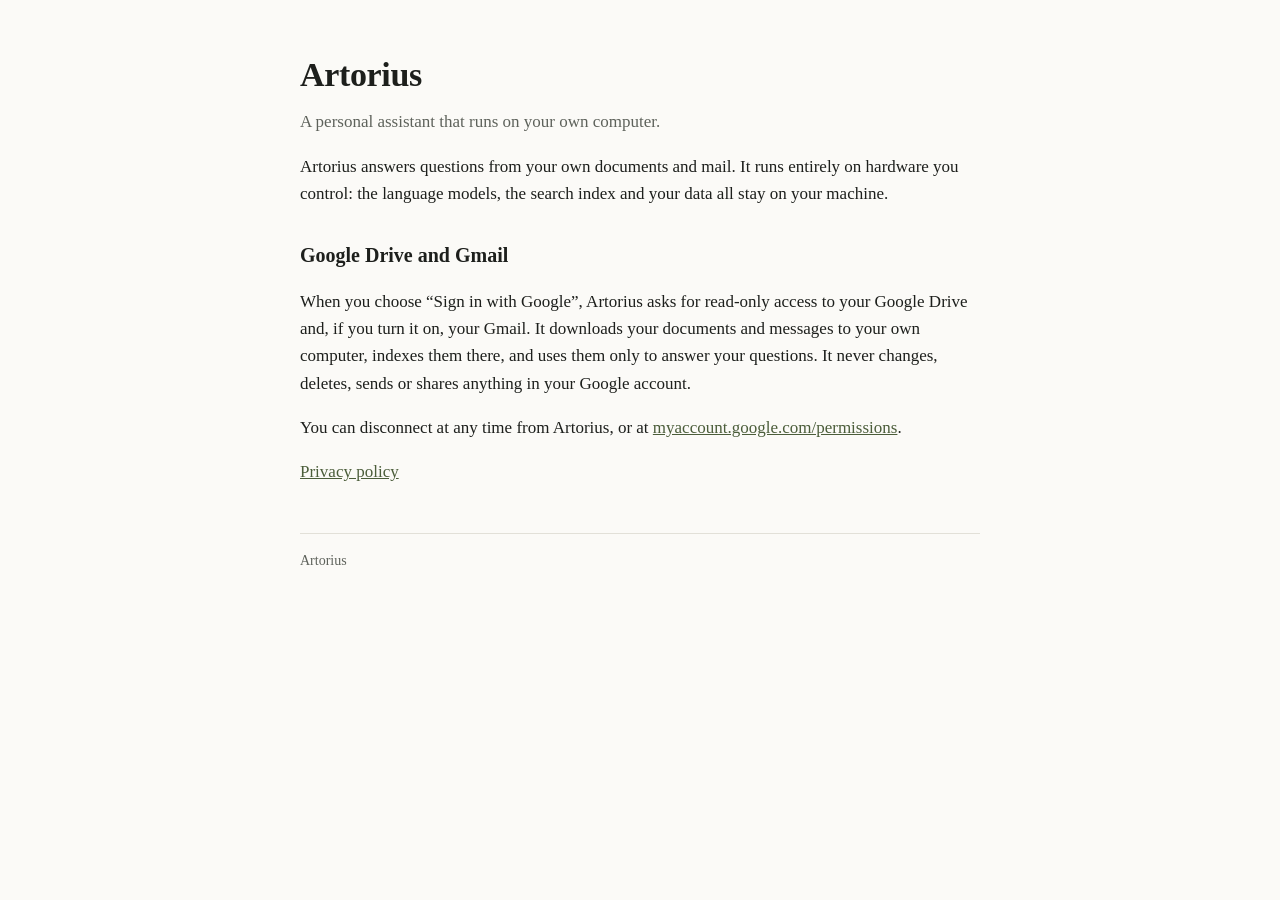
<file: index.html>
<!doctype html>
<html lang="en"><head><meta charset="utf-8"><meta name="viewport" content="width=device-width,initial-scale=1">
<title>Artorius</title><link rel="stylesheet" href="style.css"></head>
<body><main>
<h1>Artorius</h1>
<p class="lede">A personal assistant that runs on your own computer.</p>
<p>Artorius answers questions from your own documents and mail. It runs entirely on hardware you control: the language models, the search index and your data all stay on your machine.</p>
<h2>Google Drive and Gmail</h2>
<p>When you choose “Sign in with Google”, Artorius asks for read-only access to your Google Drive and, if you turn it on, your Gmail. It downloads your documents and messages to your own computer, indexes them there, and uses them only to answer your questions. It never changes, deletes, sends or shares anything in your Google account.</p>
<p>You can disconnect at any time from Artorius, or at <a href="https://myaccount.google.com/permissions">myaccount.google.com/permissions</a>.</p>
<p><a href="privacy.html">Privacy policy</a></p>
<footer>Artorius</footer>
</main></body></html>
</file>
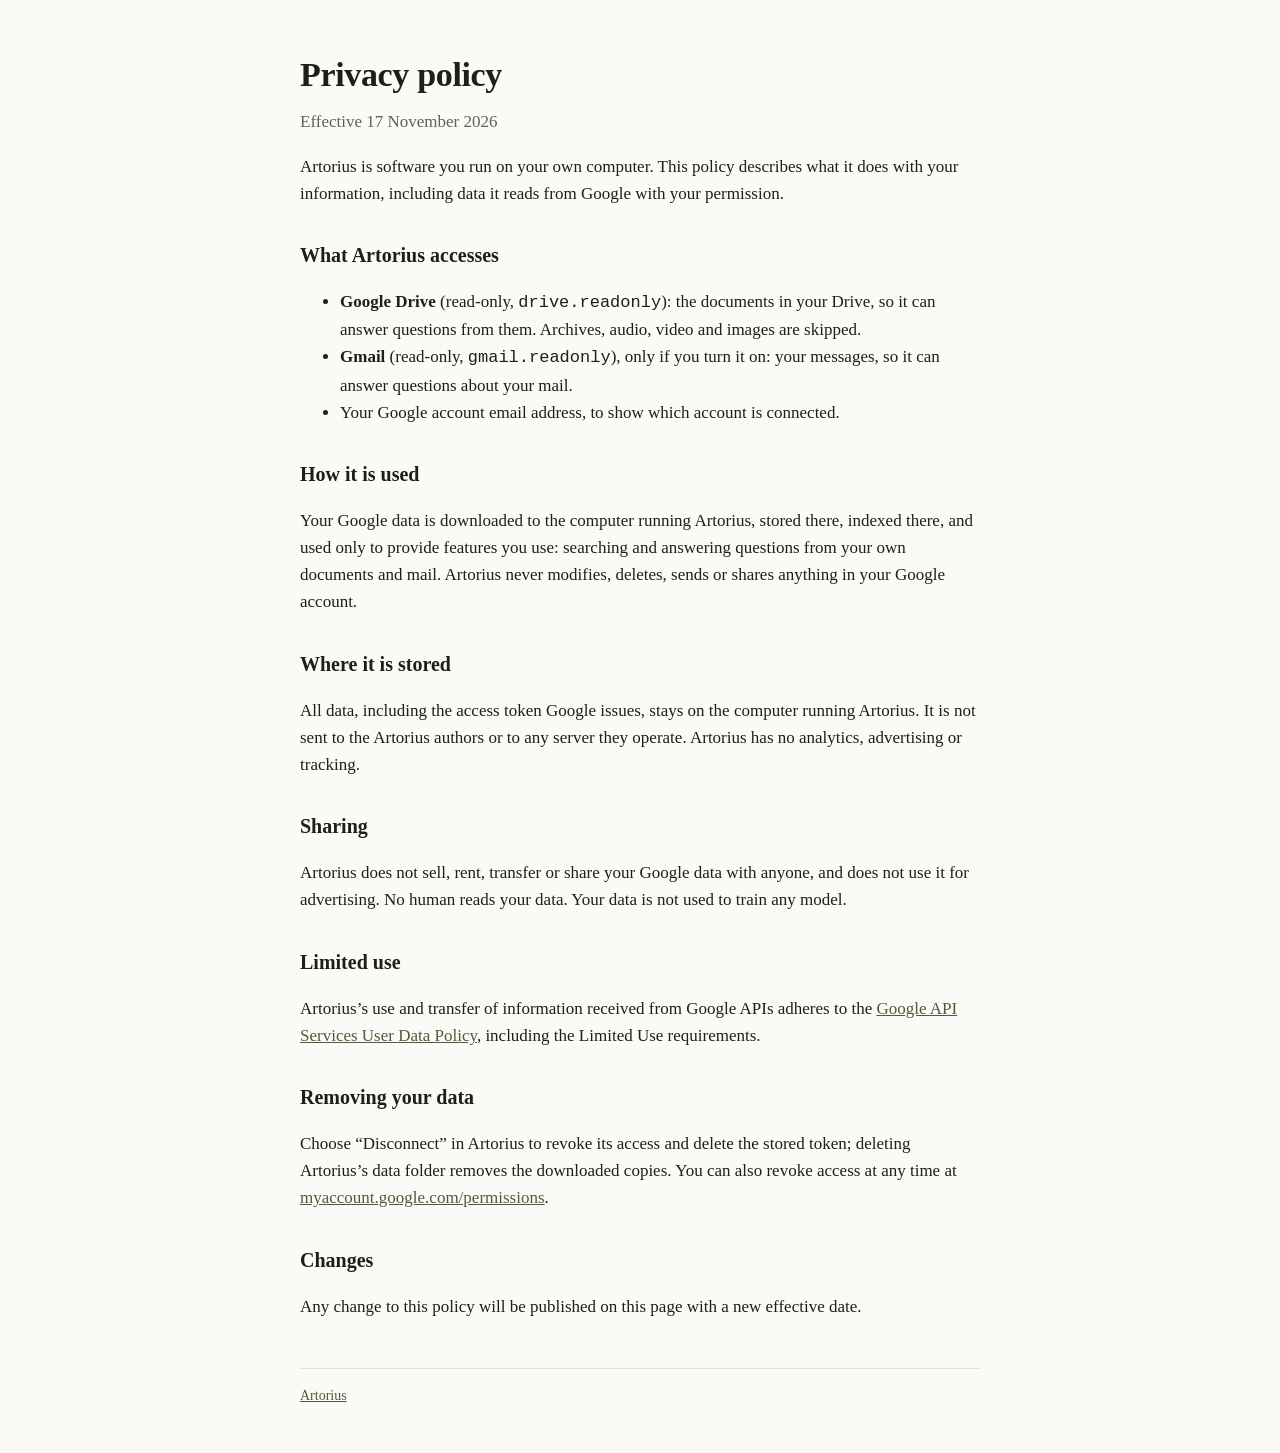
<file: privacy.html>
<!doctype html>
<html lang="en"><head><meta charset="utf-8"><meta name="viewport" content="width=device-width,initial-scale=1">
<title>Artorius Privacy Policy</title><link rel="stylesheet" href="style.css"></head>
<body><main>
<h1>Privacy policy</h1>
<p class="lede">Effective 17 November 2026</p>
<p>Artorius is software you run on your own computer. This policy describes what it does with your information, including data it reads from Google with your permission.</p>
<h2>What Artorius accesses</h2>
<ul>
<li><strong>Google Drive</strong> (read-only, <code>drive.readonly</code>): the documents in your Drive, so it can answer questions from them. Archives, audio, video and images are skipped.</li>
<li><strong>Gmail</strong> (read-only, <code>gmail.readonly</code>), only if you turn it on: your messages, so it can answer questions about your mail.</li>
<li>Your Google account email address, to show which account is connected.</li>
</ul>
<h2>How it is used</h2>
<p>Your Google data is downloaded to the computer running Artorius, stored there, indexed there, and used only to provide features you use: searching and answering questions from your own documents and mail. Artorius never modifies, deletes, sends or shares anything in your Google account.</p>
<h2>Where it is stored</h2>
<p>All data, including the access token Google issues, stays on the computer running Artorius. It is not sent to the Artorius authors or to any server they operate. Artorius has no analytics, advertising or tracking.</p>
<h2>Sharing</h2>
<p>Artorius does not sell, rent, transfer or share your Google data with anyone, and does not use it for advertising. No human reads your data. Your data is not used to train any model.</p>
<h2>Limited use</h2>
<p>Artorius’s use and transfer of information received from Google APIs adheres to the <a href="https://developers.google.com/terms/api-services-user-data-policy">Google API Services User Data Policy</a>, including the Limited Use requirements.</p>
<h2>Removing your data</h2>
<p>Choose “Disconnect” in Artorius to revoke its access and delete the stored token; deleting Artorius’s data folder removes the downloaded copies. You can also revoke access at any time at <a href="https://myaccount.google.com/permissions">myaccount.google.com/permissions</a>.</p>
<h2>Changes</h2>
<p>Any change to this policy will be published on this page with a new effective date.</p>
<footer><a href="index.html">Artorius</a></footer>
</main></body></html>
</file>
<file: style.css>
:root{--bg:#fbfaf7;--ink:#1d1f1c;--muted:#5e625b;--rule:#e2e0d8;--accent:#4b5d3a}
@media (prefers-color-scheme:dark){:root{--bg:#141613;--ink:#e6e7e1;--muted:#9da199;--rule:#2c2f2a;--accent:#a9bf8c}}
*{box-sizing:border-box}body{margin:0;background:var(--bg);color:var(--ink);font:17px/1.6 Georgia,"Iowan Old Style",serif;padding:48px 16px}
main{max-width:680px;margin:0 auto}h1{font-size:34px;margin:0 0 6px;letter-spacing:-.01em}h2{font-size:20px;margin:32px 0 8px}
p,li{color:var(--ink)}.lede{color:var(--muted);margin-top:0}a{color:var(--accent)}footer{margin-top:48px;padding-top:16px;border-top:1px solid var(--rule);color:var(--muted);font-size:14px}
</file>
